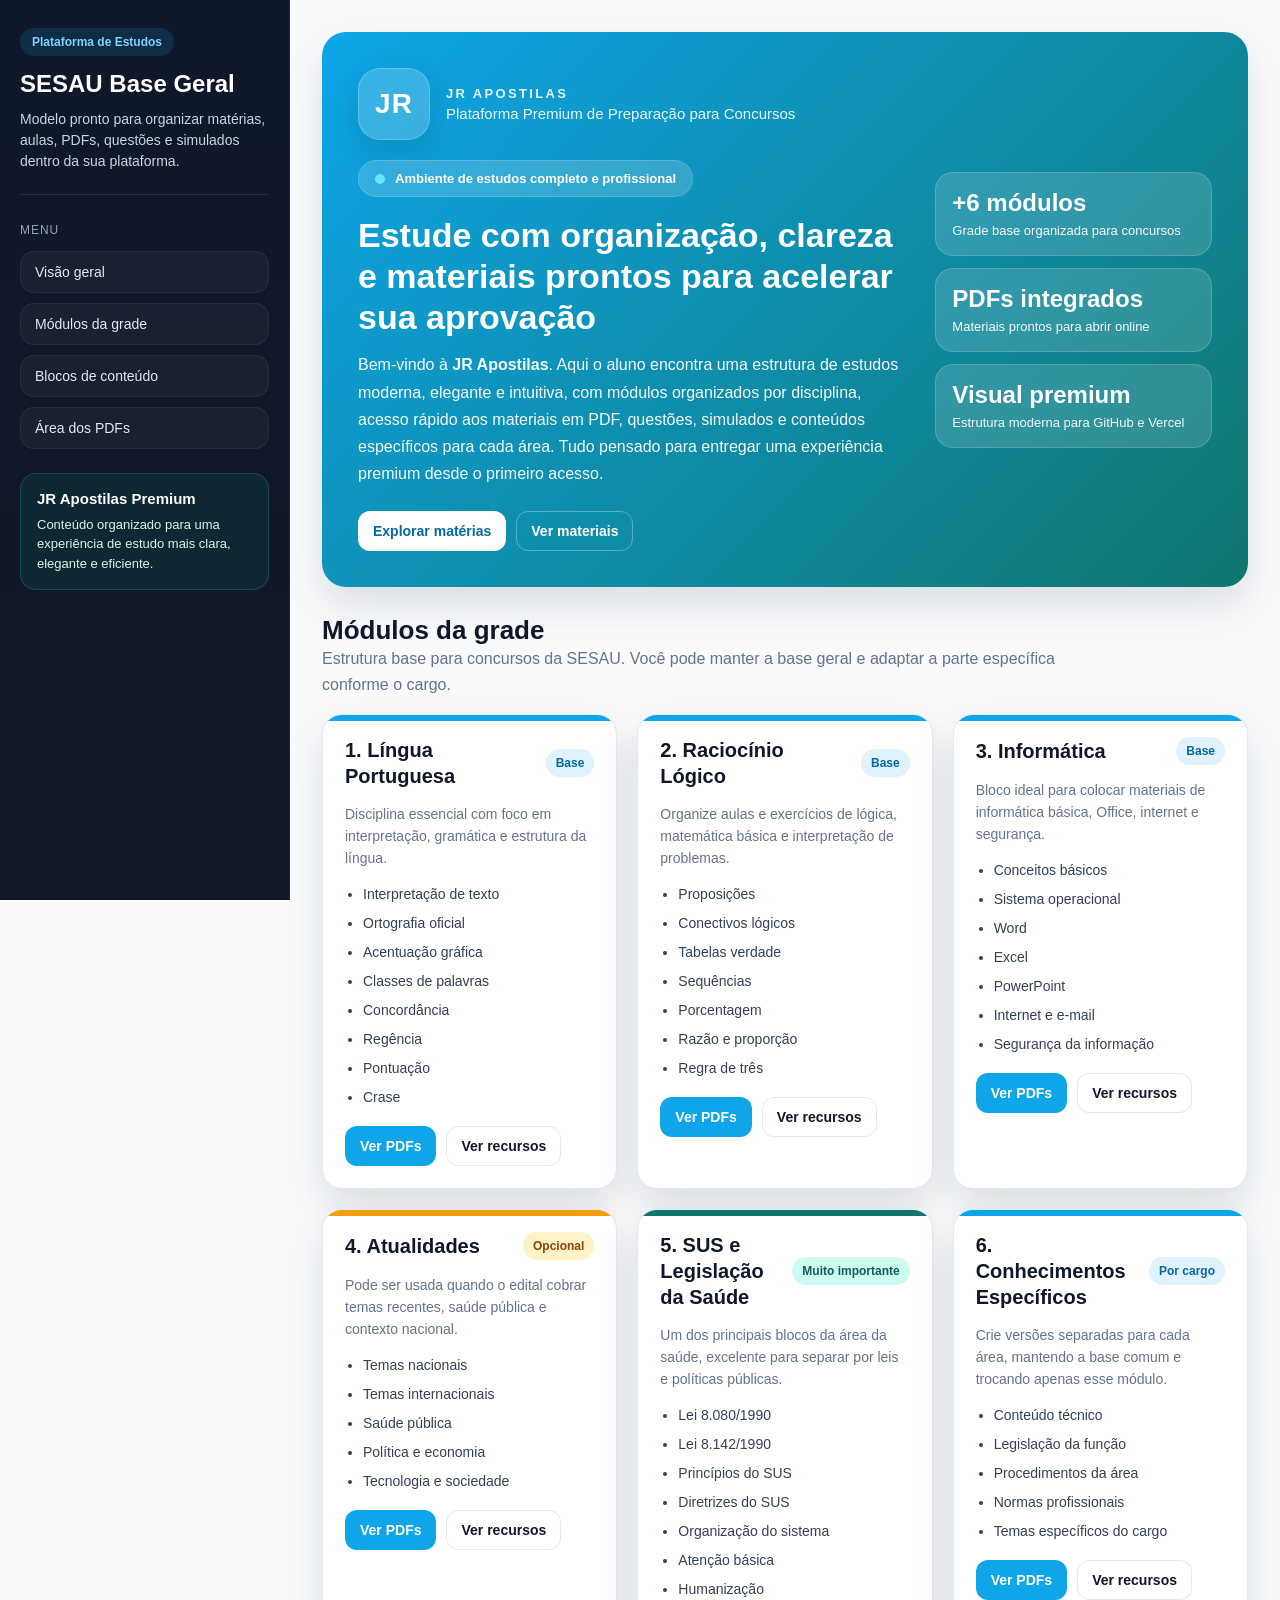
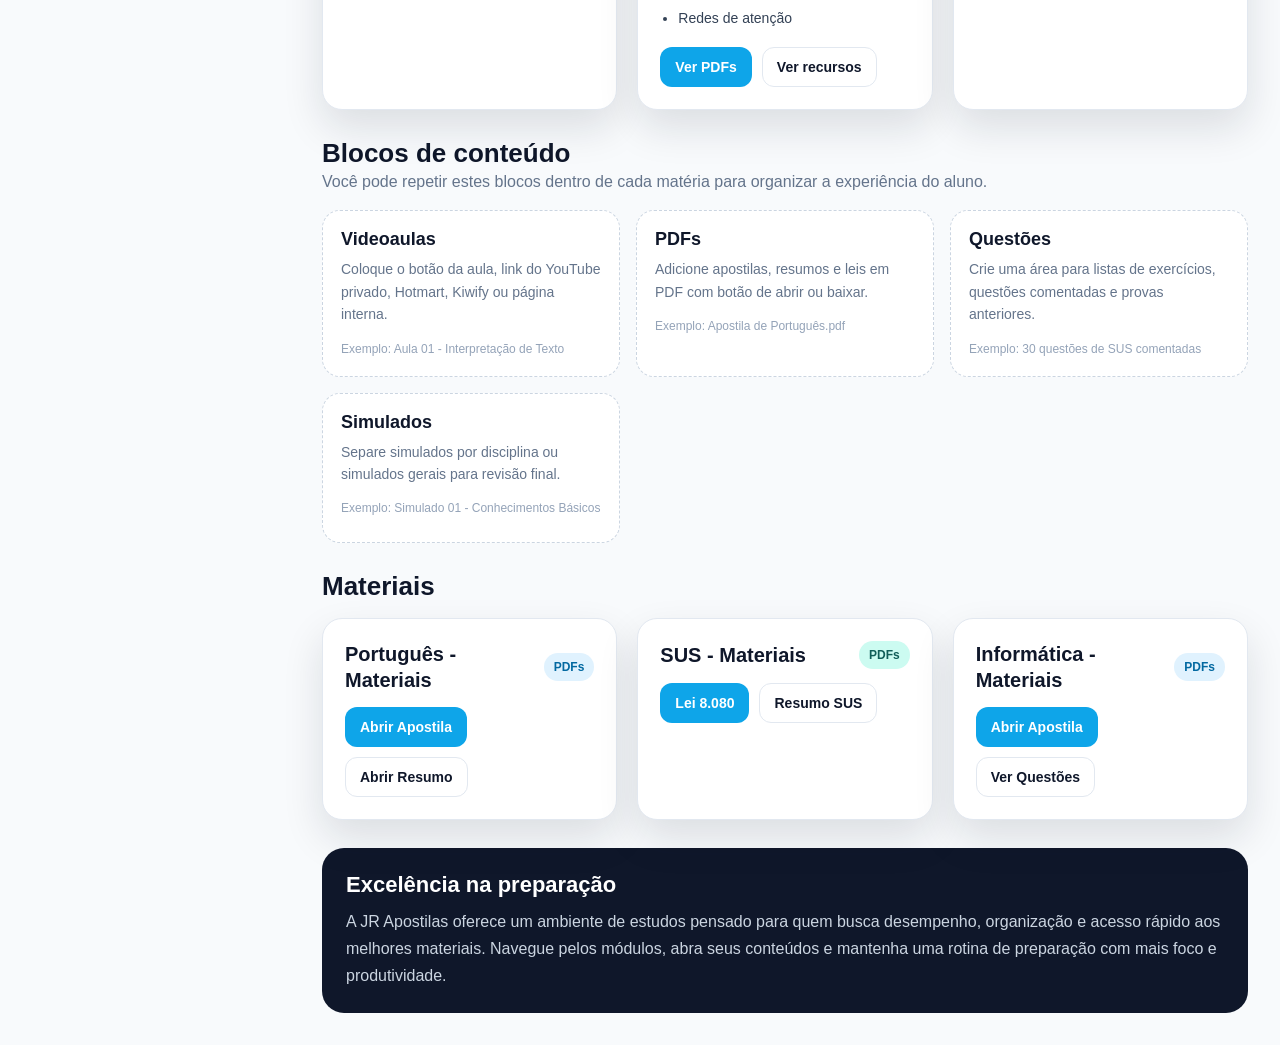
<file: index.html>
<!DOCTYPE html>
<html lang="pt-BR">
<head>
  <meta charset="UTF-8" />
  <meta name="viewport" content="width=device-width, initial-scale=1.0" />
  <title>Plataforma SESAU - Grade de Estudos</title>
  <style>
    :root {
      --bg: #0f172a;
      --panel: #111827;
      --panel-2: #1e293b;
      --card: #ffffff;
      --text: #0f172a;
      --muted: #64748b;
      --line: #e2e8f0;
      --primary: #0ea5e9;
      --primary-dark: #0284c7;
      --success: #0f766e;
      --warning: #f59e0b;
      --light: #f8fafc;
      --shadow: 0 18px 40px rgba(15, 23, 42, 0.12);
      --radius: 20px;
    }

    * {
      margin: 0;
      padding: 0;
      box-sizing: border-box;
      font-family: Arial, Helvetica, sans-serif;
    }

    html {
      scroll-behavior: smooth;
    }

    body {
      background: var(--light);
      color: var(--text);
    }

    .layout {
      min-height: 100vh;
      display: grid;
      grid-template-columns: 290px 1fr;
    }

    .sidebar {
      background: linear-gradient(180deg, #0f172a, #111827);
      color: #fff;
      padding: 28px 20px;
      position: sticky;
      top: 0;
      height: 100vh;
      overflow-y: auto;
      border-right: 1px solid rgba(255,255,255,0.08);
    }

    .brand {
      margin-bottom: 28px;
      padding-bottom: 22px;
      border-bottom: 1px solid rgba(255,255,255,0.1);
    }

    .brand span {
      display: inline-block;
      background: rgba(14,165,233,0.15);
      color: #7dd3fc;
      padding: 7px 12px;
      border-radius: 999px;
      font-size: 12px;
      font-weight: 700;
      margin-bottom: 14px;
    }

    .brand h1 {
      font-size: 24px;
      line-height: 1.2;
      margin-bottom: 10px;
    }

    .brand p {
      color: #cbd5e1;
      font-size: 14px;
      line-height: 1.5;
    }

    .nav-title {
      text-transform: uppercase;
      letter-spacing: 0.08em;
      font-size: 12px;
      color: #94a3b8;
      margin: 8px 0 14px;
    }

    .nav-links {
      display: flex;
      flex-direction: column;
      gap: 10px;
    }

    .nav-links a {
      color: #e2e8f0;
      text-decoration: none;
      background: rgba(255,255,255,0.04);
      border: 1px solid rgba(255,255,255,0.06);
      padding: 12px 14px;
      border-radius: 14px;
      transition: 0.2s ease;
      font-size: 14px;
    }

    .nav-links a:hover {
      background: rgba(14,165,233,0.18);
      border-color: rgba(14,165,233,0.35);
      transform: translateX(4px);
    }

    .sidebar-tip {
      margin-top: 24px;
      background: rgba(15,118,110,0.16);
      border: 1px solid rgba(45,212,191,0.2);
      border-radius: 16px;
      padding: 16px;
    }

    .sidebar-tip h3 {
      font-size: 15px;
      margin-bottom: 8px;
    }

    .sidebar-tip p {
      font-size: 13px;
      color: #d1fae5;
      line-height: 1.5;
    }

    .content {
      padding: 32px;
    }

    .hero {
      background: linear-gradient(135deg, #0ea5e9, #0f766e);
      color: white;
      border-radius: 24px;
      padding: 36px;
      box-shadow: var(--shadow);
      margin-bottom: 28px;
    }

    .hero-grid {
      display: grid;
      grid-template-columns: 2fr 1fr;
      gap: 24px;
      align-items: center;
    }

    .hero h2 {
      font-size: 34px;
      line-height: 1.2;
      margin-bottom: 14px;
    }

    .hero p {
      font-size: 16px;
      line-height: 1.7;
      max-width: 760px;
      opacity: 0.96;
    }

    .hero-stats {
      display: grid;
      gap: 12px;
    }

    .stat {
      background: rgba(255,255,255,0.14);
      border: 1px solid rgba(255,255,255,0.16);
      border-radius: 18px;
      padding: 16px;
    }

    .stat strong {
      display: block;
      font-size: 24px;
      margin-bottom: 4px;
    }

    .stat span {
      font-size: 13px;
      opacity: 0.95;
    }

    .section {
      margin-bottom: 28px;
    }

    .section-header {
      display: flex;
      justify-content: space-between;
      align-items: end;
      gap: 16px;
      margin-bottom: 16px;
    }

    .section-header h3 {
      font-size: 26px;
    }

    .section-header p {
      color: var(--muted);
      max-width: 760px;
      line-height: 1.6;
    }

    .grid {
      display: grid;
      grid-template-columns: repeat(auto-fit, minmax(280px, 1fr));
      gap: 20px;
    }

    .card {
      background: var(--card);
      border-radius: var(--radius);
      padding: 22px;
      box-shadow: var(--shadow);
      border: 1px solid var(--line);
    }

    .module-card {
      position: relative;
      overflow: hidden;
    }

    .module-card::before {
      content: "";
      position: absolute;
      left: 0;
      top: 0;
      width: 100%;
      height: 6px;
      background: var(--primary);
    }

    .module-card.success::before {
      background: var(--success);
    }

    .module-card.warning::before {
      background: var(--warning);
    }

    .module-head {
      display: flex;
      align-items: center;
      justify-content: space-between;
      gap: 12px;
      margin-bottom: 14px;
    }

    .module-head h4 {
      font-size: 20px;
      line-height: 1.3;
    }

    .tag {
      white-space: nowrap;
      font-size: 12px;
      font-weight: 700;
      padding: 7px 10px;
      border-radius: 999px;
      background: #e0f2fe;
      color: #0369a1;
    }

    .tag.success {
      background: #ccfbf1;
      color: #115e59;
    }

    .tag.warning {
      background: #fef3c7;
      color: #92400e;
    }

    .module-card p {
      color: var(--muted);
      font-size: 14px;
      line-height: 1.6;
      margin-bottom: 14px;
    }

    .module-card ul {
      padding-left: 18px;
      margin-bottom: 18px;
    }

    .module-card li {
      margin-bottom: 8px;
      line-height: 1.5;
      color: #334155;
      font-size: 14px;
    }

    .actions {
      display: flex;
      flex-wrap: wrap;
      gap: 10px;
    }

    .btn {
      display: inline-block;
      text-decoration: none;
      padding: 11px 14px;
      border-radius: 12px;
      font-size: 14px;
      font-weight: 700;
      transition: 0.2s ease;
      border: 1px solid transparent;
      cursor: pointer;
    }

    .btn-primary {
      background: var(--primary);
      color: #fff;
    }

    .btn-primary:hover {
      background: var(--primary-dark);
    }

    .btn-outline {
      background: #fff;
      color: var(--text);
      border-color: var(--line);
    }

    .btn-outline:hover {
      background: #f8fafc;
    }

    .resource-grid {
      display: grid;
      grid-template-columns: repeat(auto-fit, minmax(230px, 1fr));
      gap: 16px;
    }

    .resource-box {
      background: #fff;
      border: 1px dashed #cbd5e1;
      border-radius: 18px;
      padding: 18px;
      min-height: 150px;
    }

    .resource-box h5 {
      margin-bottom: 8px;
      font-size: 18px;
    }

    .resource-box p {
      color: var(--muted);
      font-size: 14px;
      line-height: 1.6;
      margin-bottom: 14px;
    }

    .resource-box small {
      display: block;
      color: #94a3b8;
      font-size: 12px;
      line-height: 1.5;
    }

    .steps {
      display: grid;
      grid-template-columns: repeat(auto-fit, minmax(220px, 1fr));
      gap: 16px;
    }

    .step {
      background: #fff;
      border-radius: 18px;
      border: 1px solid var(--line);
      box-shadow: var(--shadow);
      padding: 20px;
    }

    .step-number {
      width: 38px;
      height: 38px;
      display: inline-flex;
      align-items: center;
      justify-content: center;
      border-radius: 50%;
      background: #e0f2fe;
      color: #0369a1;
      font-weight: 700;
      margin-bottom: 12px;
    }

    .step h4 {
      margin-bottom: 8px;
      font-size: 18px;
    }

    .step p {
      color: var(--muted);
      font-size: 14px;
      line-height: 1.6;
    }

    .footer-note {
      margin-top: 28px;
      background: #0f172a;
      color: #fff;
      border-radius: 22px;
      padding: 24px;
    }

    .footer-note h3 {
      margin-bottom: 10px;
      font-size: 22px;
    }

    .footer-note p {
      color: #cbd5e1;
      line-height: 1.7;
    }

    @media (max-width: 980px) {
      .layout {
        grid-template-columns: 1fr;
      }

      .sidebar {
        position: relative;
        height: auto;
      }

      .hero-grid {
        grid-template-columns: 1fr;
      }
    }

    @media (max-width: 640px) {
      .content {
        padding: 18px;
      }

      .hero {
        padding: 24px;
      }

      .hero h2 {
        font-size: 28px;
      }

      .section-header {
        flex-direction: column;
        align-items: flex-start;
      }
    }
  </style>
</head>
<body>
  <div class="layout">
    <aside class="sidebar">
      <div class="brand">
        <span>Plataforma de Estudos</span>
        <h1>SESAU Base Geral</h1>
        <p>Modelo pronto para organizar matérias, aulas, PDFs, questões e simulados dentro da sua plataforma.</p>
      </div>

      <div class="nav-title">Menu</div>
      <nav class="nav-links">
        <a href="#inicio">Visão geral</a>
        <a href="#modulos">Módulos da grade</a>
        <a href="#recursos">Blocos de conteúdo</a>
        <a href="#pdfs">Área dos PDFs</a>
      </nav>

      <div class="sidebar-tip">
        <h3>JR Apostilas Premium</h3>
        <p>Conteúdo organizado para uma experiência de estudo mais clara, elegante e eficiente.</p>
      </div>
    </aside>

    <main class="content">
      <section class="hero" id="inicio">
        <div class="hero-grid">
          <div>
            <div style="display:flex;align-items:center;gap:16px;margin-bottom:20px;flex-wrap:wrap;">
              <div style="width:72px;height:72px;border-radius:22px;background:rgba(255,255,255,0.18);border:1px solid rgba(255,255,255,0.2);display:flex;align-items:center;justify-content:center;font-size:28px;font-weight:800;letter-spacing:1px;box-shadow:0 10px 30px rgba(0,0,0,0.12);">
                JR
              </div>
              <div>
                <div style="font-size:13px;font-weight:700;letter-spacing:0.18em;text-transform:uppercase;opacity:0.9;">JR Apostilas</div>
                <div style="font-size:15px;opacity:0.92;margin-top:4px;">Plataforma Premium de Preparação para Concursos</div>
              </div>
            </div>

            <div style="display:inline-flex;align-items:center;gap:10px;padding:10px 16px;border-radius:999px;background:rgba(255,255,255,0.16);border:1px solid rgba(255,255,255,0.16);font-size:13px;font-weight:700;margin-bottom:18px;">
              <span style="width:10px;height:10px;border-radius:50%;background:#67e8f9;display:inline-block;"></span>
              Ambiente de estudos completo e profissional
            </div>

            <h2>Estude com organização, clareza e materiais prontos para acelerar sua aprovação</h2>
            <p>
              Bem-vindo à <strong>JR Apostilas</strong>. Aqui o aluno encontra uma estrutura de estudos moderna, elegante e intuitiva,
              com módulos organizados por disciplina, acesso rápido aos materiais em PDF, questões, simulados e conteúdos específicos
              para cada área. Tudo pensado para entregar uma experiência premium desde o primeiro acesso.
            </p>

            <div class="actions" style="margin-top:24px;">
              <a class="btn btn-primary" href="#modulos" style="background:#fff;color:#0369a1;">Explorar matérias</a>
              <a class="btn btn-outline" href="#pdfs" style="background:transparent;color:#fff;border-color:rgba(255,255,255,0.3);">Ver materiais</a>
            </div>
          </div>

          <div class="hero-stats">
            <div class="stat">
              <strong>+6 módulos</strong>
              <span>Grade base organizada para concursos</span>
            </div>
            <div class="stat">
              <strong>PDFs integrados</strong>
              <span>Materiais prontos para abrir online</span>
            </div>
            <div class="stat">
              <strong>Visual premium</strong>
              <span>Estrutura moderna para GitHub e Vercel</span>
            </div>
          </div>
        </div>
      </section>

      <section class="section" id="modulos">
        <div class="section-header">
          <div>
            <h3>Módulos da grade</h3>
            <p>Estrutura base para concursos da SESAU. Você pode manter a base geral e adaptar a parte específica conforme o cargo.</p>
          </div>
        </div>

        <div class="grid">
          <article class="card module-card">
            <div class="module-head">
              <h4>1. Língua Portuguesa</h4>
              <span class="tag">Base</span>
            </div>
            <p>Disciplina essencial com foco em interpretação, gramática e estrutura da língua.</p>
            <ul>
              <li>Interpretação de texto</li>
              <li>Ortografia oficial</li>
              <li>Acentuação gráfica</li>
              <li>Classes de palavras</li>
              <li>Concordância</li>
              <li>Regência</li>
              <li>Pontuação</li>
              <li>Crase</li>
            </ul>
            <div class="actions">
              <a class="btn btn-primary" href="#pdfs">Ver PDFs</a>
              <a class="btn btn-outline" href="#recursos">Ver recursos</a>
            </div>
          </article>

          <article class="card module-card">
            <div class="module-head">
              <h4>2. Raciocínio Lógico</h4>
              <span class="tag">Base</span>
            </div>
            <p>Organize aulas e exercícios de lógica, matemática básica e interpretação de problemas.</p>
            <ul>
              <li>Proposições</li>
              <li>Conectivos lógicos</li>
              <li>Tabelas verdade</li>
              <li>Sequências</li>
              <li>Porcentagem</li>
              <li>Razão e proporção</li>
              <li>Regra de três</li>
            </ul>
            <div class="actions">
              <a class="btn btn-primary" href="#pdfs">Ver PDFs</a>
              <a class="btn btn-outline" href="#recursos">Ver recursos</a>
            </div>
          </article>

          <article class="card module-card">
            <div class="module-head">
              <h4>3. Informática</h4>
              <span class="tag">Base</span>
            </div>
            <p>Bloco ideal para colocar materiais de informática básica, Office, internet e segurança.</p>
            <ul>
              <li>Conceitos básicos</li>
              <li>Sistema operacional</li>
              <li>Word</li>
              <li>Excel</li>
              <li>PowerPoint</li>
              <li>Internet e e-mail</li>
              <li>Segurança da informação</li>
            </ul>
            <div class="actions">
              <a class="btn btn-primary" href="#pdfs">Ver PDFs</a>
              <a class="btn btn-outline" href="#recursos">Ver recursos</a>
            </div>
          </article>

          <article class="card module-card warning">
            <div class="module-head">
              <h4>4. Atualidades</h4>
              <span class="tag warning">Opcional</span>
            </div>
            <p>Pode ser usada quando o edital cobrar temas recentes, saúde pública e contexto nacional.</p>
            <ul>
              <li>Temas nacionais</li>
              <li>Temas internacionais</li>
              <li>Saúde pública</li>
              <li>Política e economia</li>
              <li>Tecnologia e sociedade</li>
            </ul>
            <div class="actions">
              <a class="btn btn-primary" href="#pdfs">Ver PDFs</a>
              <a class="btn btn-outline" href="#recursos">Ver recursos</a>
            </div>
          </article>

          <article class="card module-card success">
            <div class="module-head">
              <h4>5. SUS e Legislação da Saúde</h4>
              <span class="tag success">Muito importante</span>
            </div>
            <p>Um dos principais blocos da área da saúde, excelente para separar por leis e políticas públicas.</p>
            <ul>
              <li>Lei 8.080/1990</li>
              <li>Lei 8.142/1990</li>
              <li>Princípios do SUS</li>
              <li>Diretrizes do SUS</li>
              <li>Organização do sistema</li>
              <li>Atenção básica</li>
              <li>Humanização</li>
              <li>Redes de atenção</li>
            </ul>
            <div class="actions">
              <a class="btn btn-primary" href="#pdfs">Ver PDFs</a>
              <a class="btn btn-outline" href="#recursos">Ver recursos</a>
            </div>
          </article>

          <article class="card module-card">
            <div class="module-head">
              <h4>6. Conhecimentos Específicos</h4>
              <span class="tag">Por cargo</span>
            </div>
            <p>Crie versões separadas para cada área, mantendo a base comum e trocando apenas esse módulo.</p>
            <ul>
              <li>Conteúdo técnico</li>
              <li>Legislação da função</li>
              <li>Procedimentos da área</li>
              <li>Normas profissionais</li>
              <li>Temas específicos do cargo</li>
            </ul>
            <div class="actions">
              <a class="btn btn-primary" href="#pdfs">Ver PDFs</a>
              <a class="btn btn-outline" href="#recursos">Ver recursos</a>
            </div>
          </article>
        </div>
      </section>

      <section class="section" id="recursos">
        <div class="section-header">
          <div>
            <h3>Blocos de conteúdo</h3>
            <p>Você pode repetir estes blocos dentro de cada matéria para organizar a experiência do aluno.</p>
          </div>
        </div>

        <div class="resource-grid">
          <div class="resource-box">
            <h5>Videoaulas</h5>
            <p>Coloque o botão da aula, link do YouTube privado, Hotmart, Kiwify ou página interna.</p>
            <small>Exemplo: Aula 01 - Interpretação de Texto</small>
          </div>

          <div class="resource-box">
            <h5>PDFs</h5>
            <p>Adicione apostilas, resumos e leis em PDF com botão de abrir ou baixar.</p>
            <small>Exemplo: Apostila de Português.pdf</small>
          </div>

          <div class="resource-box">
            <h5>Questões</h5>
            <p>Crie uma área para listas de exercícios, questões comentadas e provas anteriores.</p>
            <small>Exemplo: 30 questões de SUS comentadas</small>
          </div>

          <div class="resource-box">
            <h5>Simulados</h5>
            <p>Separe simulados por disciplina ou simulados gerais para revisão final.</p>
            <small>Exemplo: Simulado 01 - Conhecimentos Básicos</small>
          </div>
        </div>
      </section>

      

      <section class="section" id="pdfs">
        <div class="section-header">
          <div>
            <h3>Materiais</h3>
            <p></p>
          </div>
        </div>

        <div class="grid">
          <article class="card">
            <div class="module-head">
              <h4>Português - Materiais</h4>
              <span class="tag">PDFs</span>
            </div>
            <p></p>
            <div class="actions">
              <a class="btn btn-primary" href="pdfs/portugues-apostila.pdf" target="_blank">Abrir Apostila</a>
              <a class="btn btn-outline" href="pdfs/portugues-resumo.pdf" target="_blank">Abrir Resumo</a>
            </div>
          </article>

          <article class="card">
            <div class="module-head">
              <h4>SUS - Materiais</h4>
              <span class="tag success">PDFs</span>
            </div>
            <p></p>
            <div class="actions">
              <a class="btn btn-primary" href="pdfs/sus-lei-8080.pdf" target="_blank">Lei 8.080</a>
              <a class="btn btn-outline" href="pdfs/sus-resumo.pdf" target="_blank">Resumo SUS</a>
            </div>
          </article>

          <article class="card">
            <div class="module-head">
              <h4>Informática - Materiais</h4>
              <span class="tag">PDFs</span>
            </div>
            <p></p>
            <div class="actions">
              <a class="btn btn-primary" href="pdfs/informatica-apostila.pdf" target="_blank">Abrir Apostila</a>
              <a class="btn btn-outline" href="pdfs/informatica-questoes.pdf" target="_blank">Ver Questões</a>
            </div>
          </article>
        </div>
      </section>

      <section class="footer-note">
        <h3>Excelência na preparação</h3>
        <p>
          A JR Apostilas oferece um ambiente de estudos pensado para quem busca desempenho, organização e acesso rápido aos melhores materiais.
          Navegue pelos módulos, abra seus conteúdos e mantenha uma rotina de preparação com mais foco e produtividade.
        </p>
      </section>
    </main>
  </div>
</body>
</html>
</file>
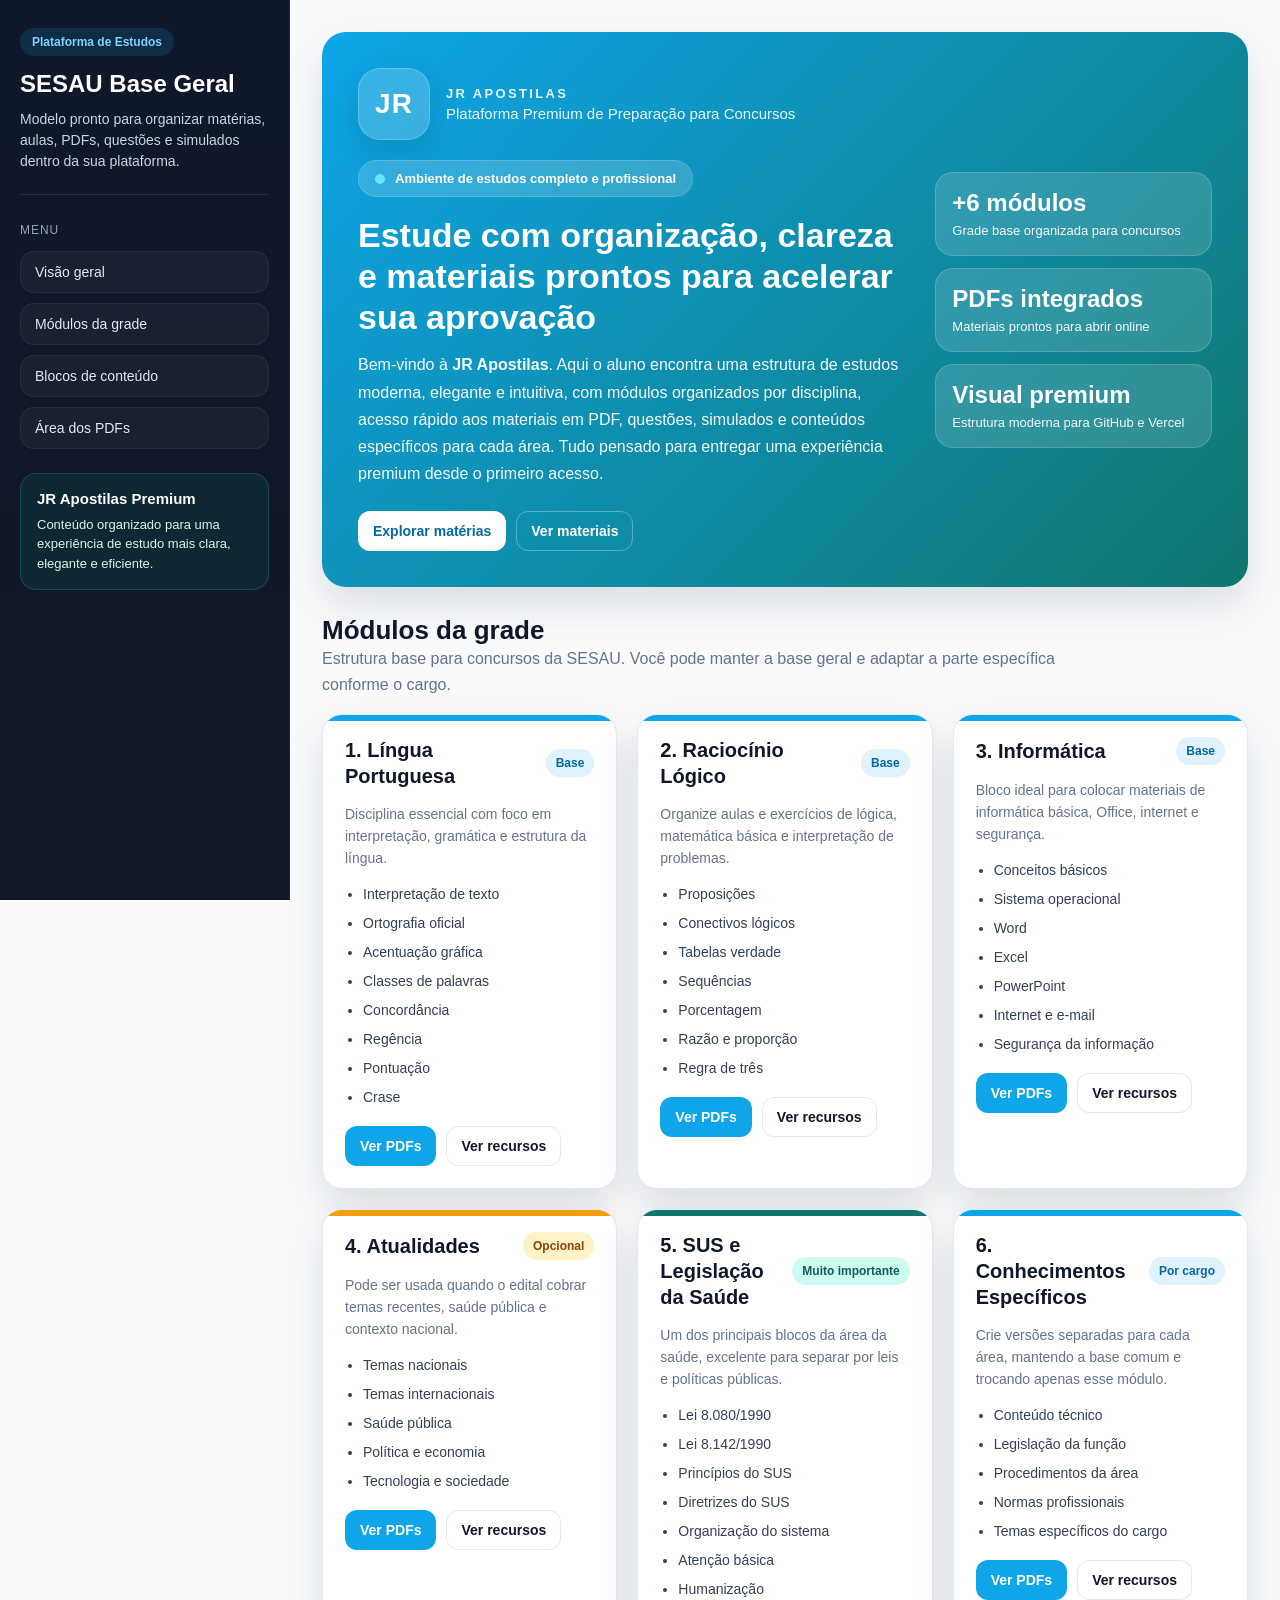
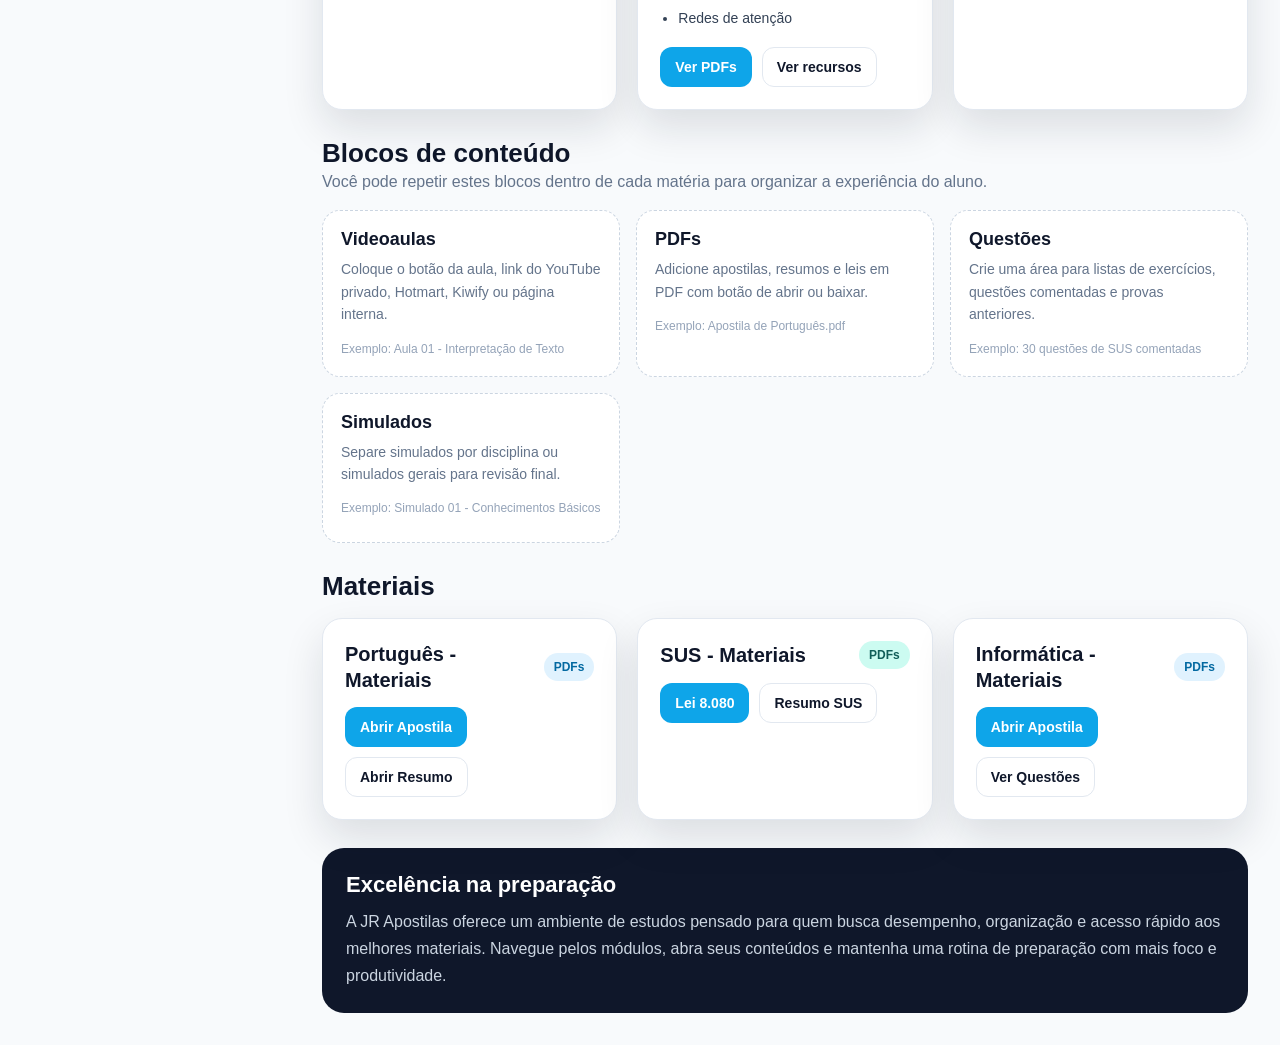
<file: membros.html>
<!DOCTYPE html>
<html lang="pt-BR">
<head>
  <meta charset="UTF-8" />
  <meta name="viewport" content="width=device-width, initial-scale=1.0" />
  <title>Área de Membros | Concurso Ji-Paraná RO</title>
  <link rel="stylesheet" href="styles.css" />
</head>
<body class="members-body">
  <header class="topbar">
    <div>
      <p class="top-kicker">Área exclusiva do aluno</p>
      <h1>Concurso Ji-Paraná RO</h1>
      <p id="welcomeText" class="welcome-text">Bem-vindo(a)!</p>
    </div>

    <div class="top-actions">
      <a class="ghost-btn" href="https://wa.me/5500000000000" target="_blank" rel="noopener noreferrer">Suporte</a>
      <button class="logout-btn" onclick="logout()">Sair</button>
    </div>
  </header>

  <section class="hero">
    <div class="hero-card">
      <div>
        <span class="hero-badge">Preparatório completo</span>
        <h2>Todos os materiais organizados em um só lugar</h2>
        <p>
          Acesse apostilas, aulas, cronograma, simulados, PDFs e conteúdos extras do
          preparatório para Ji-Paraná RO.
        </p>
      </div>

      <div class="hero-stats">
        <div class="stat-box">
          <strong>06</strong>
          <span>Módulos</span>
        </div>
        <div class="stat-box">
          <strong>PDFs</strong>
          <span>Atualizados</span>
        </div>
        <div class="stat-box">
          <strong>Bônus</strong>
          <span>Exclusivos</span>
        </div>
      </div>
    </div>
  </section>

  <main class="members-container">
    <section class="section-head">
      <div>
        <h3>Seus materiais</h3>
        <p>Troque os links abaixo pelos seus arquivos reais em PDF, vídeos, grupos e bônus.</p>
      </div>
      <a class="primary-link" href="https://wa.me/5500000000000" target="_blank" rel="noopener noreferrer">Entrar no suporte VIP</a>
    </section>

    <section class="module-grid">
      <article class="module-card featured-card">
        <span class="module-tag">Comece por aqui</span>
        <h4>Módulo 1 - Edital e plano de estudos</h4>
        <p>Materiais de início rápido para o aluno entender a prova e seguir a ordem correta de estudo.</p>
        <div class="module-links">
          <a href="materiais/edital.pdf" target="_blank">Baixar edital</a>
          <a href="materiais/plano-de-estudos.pdf" target="_blank">Plano de estudos</a>
          <a href="materiais/cronograma-inicial.pdf" target="_blank">Cronograma inicial</a>
        </div>
      </article>

      <article class="module-card">
        <span class="module-tag">Disciplina</span>
        <h4>Módulo 2 - Língua Portuguesa</h4>
        <p>Aulas, apostilas, exercícios e revisão prática para reforço dos principais temas.</p>
        <div class="module-links">
          <a href="materiais/portugues-apostila.pdf" target="_blank">Apostila de Português</a>
          <a href="materiais/portugues-exercicios.pdf" target="_blank">Lista de exercícios</a>
          <a href="https://www.youtube.com/" target="_blank" rel="noopener noreferrer">Assistir aula 01</a>
        </div>
      </article>

      <article class="module-card">
        <span class="module-tag">Disciplina</span>
        <h4>Módulo 3 - Matemática e Raciocínio Lógico</h4>
        <p>Conteúdo objetivo para prática, entendimento das questões e aceleração da revisão.</p>
        <div class="module-links">
          <a href="materiais/matematica.pdf" target="_blank">PDF de Matemática</a>
          <a href="materiais/raciocinio-logico.pdf" target="_blank">PDF de Raciocínio Lógico</a>
          <a href="https://www.youtube.com/" target="_blank" rel="noopener noreferrer">Assistir aula 02</a>
        </div>
      </article>

      <article class="module-card">
        <span class="module-tag">Disciplina</span>
        <h4>Módulo 4 - Informática</h4>
        <p>Material voltado para os tópicos mais cobrados, com apoio visual e revisão rápida.</p>
        <div class="module-links">
          <a href="materiais/informatica.pdf" target="_blank">PDF de Informática</a>
          <a href="materiais/informatica-resumo.pdf" target="_blank">Resumo rápido</a>
          <a href="https://www.youtube.com/" target="_blank" rel="noopener noreferrer">Assistir aula 03</a>
        </div>
      </article>

      <article class="module-card">
        <span class="module-tag">Lei seca</span>
        <h4>Módulo 5 - Legislação</h4>
        <p>Materiais organizados para leitura, memorização e estudo direcionado por tópicos.</p>
        <div class="module-links">
          <a href="materiais/legislacao.pdf" target="_blank">PDF de Legislação</a>
          <a href="materiais/mapa-mental-legislacao.pdf" target="_blank">Mapa mental</a>
          <a href="https://www.youtube.com/" target="_blank" rel="noopener noreferrer">Assistir aula 04</a>
        </div>
      </article>

      <article class="module-card">
        <span class="module-tag">Treinamento</span>
        <h4>Módulo 6 - Simulados e bônus</h4>
        <p>Simulados, gabaritos, bônus especiais e materiais complementares para reta final.</p>
        <div class="module-links">
          <a href="materiais/simulado-01.pdf" target="_blank">Simulado 01</a>
          <a href="materiais/simulado-02.pdf" target="_blank">Simulado 02</a>
          <a href="materiais/gabarito.pdf" target="_blank">Gabarito comentado</a>
        </div>
      </article>
    </section>
  </main>

  <script src="script.js"></script>
</body>
</html>
</file>
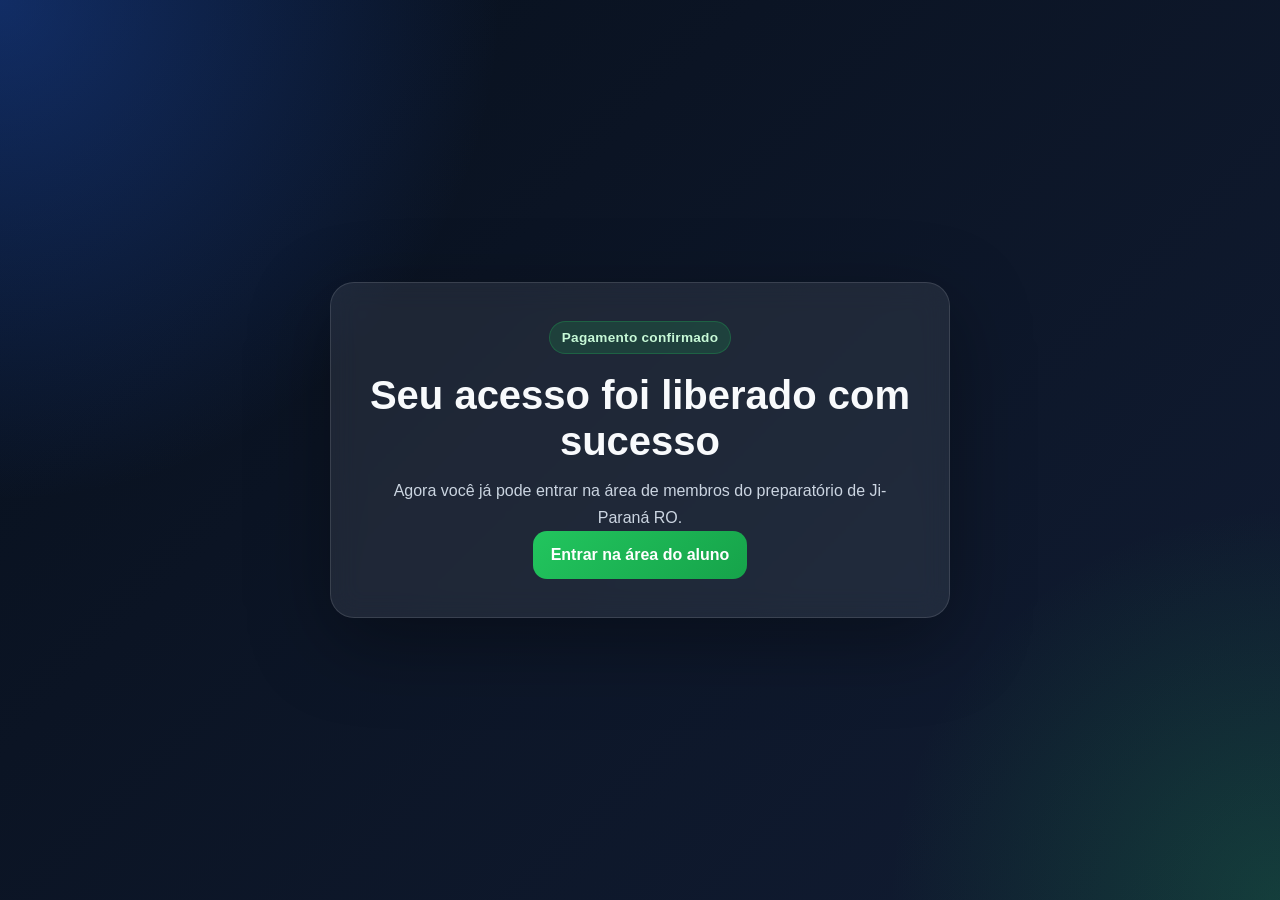
<file: sucesso.html>
<!DOCTYPE html>
<html lang="pt-BR">
<head>
  <meta charset="UTF-8" />
  <meta name="viewport" content="width=device-width, initial-scale=1.0" />
  <title>Pagamento aprovado | Concurso Ji-Paraná RO</title>
  <link rel="stylesheet" href="styles.css" />
</head>
<body class="success-body">
  <main class="success-container">
    <section class="success-box">
      <span class="brand-badge">Pagamento confirmado</span>
      <h1>Seu acesso foi liberado com sucesso</h1>
      <p>
        Agora você já pode entrar na área de membros do preparatório de Ji-Paraná RO.
      </p>
      <a class="success-btn" href="index.html">Entrar na área do aluno</a>
    </section>
  </main>

  <script>
    localStorage.setItem("comprou", "true");
  </script>
</body>
</html>
</file>
<file: styles.css>
* {
  margin: 0;
  padding: 0;
  box-sizing: border-box;
}

:root {
  --bg-dark: #08111f;
  --bg-mid: #0f172a;
  --card: rgba(255, 255, 255, 0.08);
  --stroke: rgba(255, 255, 255, 0.12);
  --text: #f8fafc;
  --muted: #cbd5e1;
  --accent: #22c55e;
  --accent-2: #16a34a;
  --blue: #2563eb;
  --blue-2: #1d4ed8;
  --surface: #152235;
  --surface-2: #1e293b;
}

html {
  scroll-behavior: smooth;
}

body {
  min-height: 100vh;
  font-family: Arial, Helvetica, sans-serif;
  color: var(--text);
}

a {
  text-decoration: none;
}

.login-body,
.success-body {
  background:
    radial-gradient(circle at top left, rgba(37, 99, 235, 0.35), transparent 32%),
    radial-gradient(circle at bottom right, rgba(34, 197, 94, 0.2), transparent 25%),
    linear-gradient(135deg, #07101d 0%, #0b1424 35%, #111c33 100%);
  display: flex;
  align-items: center;
  justify-content: center;
  padding: 24px;
  position: relative;
  overflow: hidden;
}

.members-body {
  background: linear-gradient(180deg, #09111f 0%, #0f172a 18%, #0f172a 100%);
}

.overlay {
  position: fixed;
  inset: 0;
  background: rgba(0, 0, 0, 0.16);
}

.login-container,
.success-container {
  position: relative;
  z-index: 2;
  width: 100%;
  max-width: 1100px;
}

.login-card {
  display: grid;
  grid-template-columns: 1.2fr 0.9fr;
  gap: 24px;
  align-items: stretch;
}

.brand-block,
.login-panel,
.success-box {
  background: var(--card);
  border: 1px solid var(--stroke);
  backdrop-filter: blur(14px);
  -webkit-backdrop-filter: blur(14px);
  border-radius: 24px;
  box-shadow: 0 24px 80px rgba(0, 0, 0, 0.35);
}

.brand-block {
  padding: 42px;
  display: flex;
  flex-direction: column;
  justify-content: center;
  min-height: 560px;
}

.brand-badge,
.hero-badge,
.module-tag,
.top-kicker {
  display: inline-block;
  width: fit-content;
  padding: 8px 12px;
  border-radius: 999px;
  font-size: 0.85rem;
  font-weight: 700;
  letter-spacing: 0.02em;
}

.brand-badge,
.hero-badge {
  background: rgba(34, 197, 94, 0.16);
  color: #c7f9d7;
  border: 1px solid rgba(34, 197, 94, 0.25);
}

.top-kicker,
.module-tag {
  background: rgba(37, 99, 235, 0.16);
  color: #dbeafe;
  border: 1px solid rgba(37, 99, 235, 0.25);
}

.brand-block h1 {
  font-size: 3.25rem;
  line-height: 1.05;
  margin: 18px 0 16px;
}

.brand-block p,
.muted,
.success-box p,
.welcome-text,
.section-head p,
.hero-card p,
.module-card p {
  color: var(--muted);
  line-height: 1.65;
}

.login-panel {
  padding: 32px;
  align-self: center;
}

.login-panel h2 {
  font-size: 1.8rem;
  margin-bottom: 8px;
}

.login-form {
  display: flex;
  flex-direction: column;
  gap: 12px;
  margin-top: 24px;
}

.login-form label {
  font-size: 0.95rem;
  font-weight: 700;
  color: #e2e8f0;
}

.login-form input {
  width: 100%;
  padding: 15px 16px;
  border-radius: 14px;
  border: 1px solid rgba(255, 255, 255, 0.08);
  background: rgba(255, 255, 255, 0.95);
  color: #0f172a;
  outline: none;
  font-size: 1rem;
}

.login-form button,
.success-btn,
.logout-btn,
.ghost-btn,
.primary-link {
  display: inline-flex;
  align-items: center;
  justify-content: center;
  min-height: 48px;
  border-radius: 14px;
  font-weight: 700;
  cursor: pointer;
  transition: transform 0.18s ease, opacity 0.18s ease, background 0.18s ease;
}

.login-form button,
.success-btn,
.logout-btn,
.primary-link {
  background: linear-gradient(135deg, var(--accent), var(--accent-2));
  color: #fff;
  border: none;
  padding: 0 18px;
}

.ghost-btn {
  padding: 0 18px;
  background: transparent;
  color: #fff;
  border: 1px solid rgba(255, 255, 255, 0.18);
}

.login-form button:hover,
.success-btn:hover,
.logout-btn:hover,
.ghost-btn:hover,
.primary-link:hover,
.module-links a:hover {
  transform: translateY(-2px);
  opacity: 0.96;
}

.mini-note {
  margin-top: 18px;
  padding: 14px 16px;
  border-radius: 14px;
  background: rgba(255, 255, 255, 0.05);
  border: 1px solid rgba(255, 255, 255, 0.08);
  color: var(--muted);
  line-height: 1.6;
  font-size: 0.95rem;
}

.success-container {
  max-width: 620px;
}

.success-box {
  padding: 38px;
  text-align: center;
}

.success-box h1 {
  font-size: 2.5rem;
  line-height: 1.15;
  margin: 18px 0 14px;
}

.topbar {
  width: min(1180px, calc(100% - 32px));
  margin: 24px auto 0;
  background: rgba(255, 255, 255, 0.04);
  border: 1px solid rgba(255, 255, 255, 0.08);
  border-radius: 22px;
  padding: 22px 24px;
  display: flex;
  justify-content: space-between;
  align-items: center;
  gap: 16px;
}

.topbar h1 {
  font-size: 1.8rem;
  margin-top: 10px;
}

.top-actions {
  display: flex;
  gap: 12px;
  flex-wrap: wrap;
}

.hero,
.members-container {
  width: min(1180px, calc(100% - 32px));
  margin: 0 auto;
}

.hero {
  padding-top: 24px;
}

.hero-card {
  background: linear-gradient(135deg, var(--blue-2), var(--blue), #1e40af);
  border-radius: 28px;
  padding: 32px;
  box-shadow: 0 20px 60px rgba(0, 0, 0, 0.28);
  display: flex;
  justify-content: space-between;
  gap: 24px;
  align-items: flex-end;
}

.hero-card h2 {
  font-size: 2.2rem;
  margin: 16px 0 14px;
  max-width: 700px;
}

.hero-stats {
  display: grid;
  grid-template-columns: repeat(3, 1fr);
  gap: 12px;
  min-width: 300px;
}

.stat-box {
  background: rgba(255, 255, 255, 0.12);
  border: 1px solid rgba(255, 255, 255, 0.14);
  border-radius: 18px;
  padding: 18px 14px;
  text-align: center;
}

.stat-box strong {
  display: block;
  font-size: 1.4rem;
  margin-bottom: 6px;
}

.stat-box span {
  color: #dbeafe;
  font-size: 0.95rem;
}

.members-container {
  padding: 28px 0 40px;
}

.section-head {
  display: flex;
  align-items: end;
  justify-content: space-between;
  gap: 18px;
  margin-bottom: 22px;
}

.section-head h3 {
  font-size: 1.7rem;
  margin-bottom: 6px;
}

.module-grid {
  display: grid;
  grid-template-columns: repeat(auto-fit, minmax(280px, 1fr));
  gap: 18px;
}

.module-card {
  background: linear-gradient(180deg, rgba(30, 41, 59, 0.95), rgba(21, 34, 53, 0.98));
  border: 1px solid rgba(255, 255, 255, 0.08);
  border-radius: 22px;
  padding: 22px;
  box-shadow: 0 14px 34px rgba(0, 0, 0, 0.18);
}

.featured-card {
  background: linear-gradient(180deg, rgba(17, 39, 79, 0.95), rgba(21, 34, 53, 0.98));
}

.module-card h4 {
  font-size: 1.2rem;
  margin: 14px 0 10px;
}

.module-links {
  display: flex;
  flex-direction: column;
  gap: 10px;
  margin-top: 18px;
}

.module-links a {
  background: rgba(255, 255, 255, 0.07);
  border: 1px solid rgba(255, 255, 255, 0.08);
  color: #fff;
  padding: 13px 14px;
  border-radius: 14px;
  transition: transform 0.18s ease, opacity 0.18s ease, background 0.18s ease;
}

@media (max-width: 980px) {
  .login-card,
  .hero-card,
  .section-head {
    grid-template-columns: 1fr;
    flex-direction: column;
    align-items: stretch;
  }

  .brand-block {
    min-height: auto;
  }

  .hero-stats {
    min-width: 100%;
  }
}

@media (max-width: 720px) {
  .brand-block,
  .login-panel,
  .success-box,
  .hero-card,
  .module-card,
  .topbar {
    padding: 20px;
  }

  .brand-block h1 {
    font-size: 2.2rem;
  }

  .success-box h1,
  .hero-card h2 {
    font-size: 1.8rem;
  }

  .topbar {
    flex-direction: column;
    align-items: flex-start;
  }

  .top-actions {
    width: 100%;
  }

  .top-actions a,
  .top-actions button,
  .primary-link {
    width: 100%;
  }

  .hero-stats {
    grid-template-columns: 1fr;
  }
}
</file>
